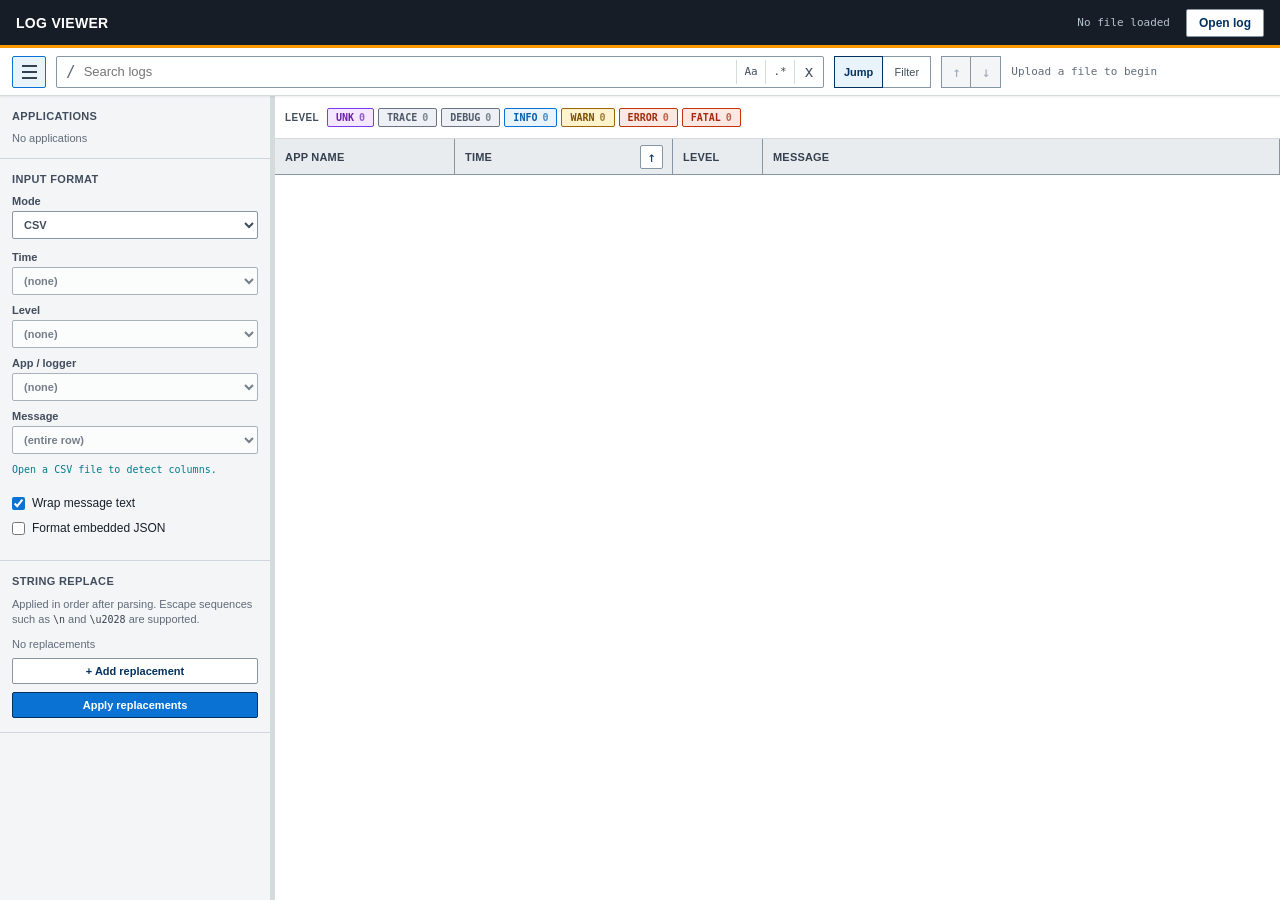
<file: index.html>
<!doctype html>
<html lang="en">
<head>
  <meta charset="UTF-8" />
  <meta name="viewport" content="width=device-width, initial-scale=1.0" />
  <title>Logscope | Large log viewer</title>
  <link rel="stylesheet" href="styles.css" />
</head>
<body>
  <main class="shell">
    <header class="topbar">
      <a class="brand" href="#" aria-label="Logscope home">LOG VIEWER</a>
      <div class="file-status" id="fileStatus">No file loaded</div>
      <label class="upload-button" for="fileInput">Open log <input id="fileInput" type="file" accept=".csv,.log,.txt,text/csv,text/plain" /></label>
    </header>

    <section class="workbench" aria-label="Log viewer controls">
      <div class="toolbar">
        <button class="sidebar-toggle" id="sidebarToggle" type="button" aria-controls="settingsSidebar" aria-expanded="true" aria-label="Hide sidebar" title="Hide sidebar"><span></span><span></span><span></span></button>
        <div class="search-wrap">
          <span class="search-icon">/</span>
          <input id="searchInput" type="search" placeholder="Search logs" autocomplete="off" />
          <button class="toggle" id="caseToggle" type="button" title="Match case">Aa</button>
          <button class="toggle" id="regexToggle" type="button" title="Use regular expression">.*</button>
          <button class="icon-button" id="clearSearch" type="button" title="Clear search">x</button>
        </div>
        <div class="search-modes" aria-label="Search behavior">
          <button id="jumpMode" class="search-mode active" type="button">Jump</button>
          <button id="filterMode" class="search-mode" type="button">Filter</button>
        </div>
        <div class="search-navigation" aria-label="Search result navigation">
          <button id="searchUp" type="button" title="Previous match (Shift+Enter)" aria-label="Previous match, Shift plus Enter shortcut">&uarr;</button>
          <button id="searchDown" type="button" title="Next match (Enter)" aria-label="Next match, Enter shortcut">&darr;</button>
        </div>
        <div class="result-count" id="resultCount">Upload a file to begin</div>
      </div>

      <div class="workbench-body">
        <aside class="sidebar" id="settingsSidebar" aria-label="Log settings">
          <section class="sidebar-section">
            <h2 class="sidebar-heading">APPLICATIONS</h2>
            <div class="application-list" id="applicationFilters"><span class="application-placeholder">No applications</span></div>
          </section>
          <section class="sidebar-section parser-settings">
            <h2 class="sidebar-heading">INPUT FORMAT</h2>
            <label>Mode <select id="inputMode"><option value="csv">CSV</option><option value="text">Text</option></select></label>
            <fieldset class="parser-fields csv-fields" id="csvFields">
              <label>Time <select id="csvTimeColumn"></select></label>
              <label>Level <select id="csvLevelColumn"></select></label>
              <label>App / logger <select id="csvAppColumn"></select></label>
              <label>Message <select id="csvMessageColumn"></select></label>
              <span class="csv-status" id="csvStatus" aria-live="polite">Open a CSV file to detect columns.</span>
            </fieldset>
            <div class="text-parser-panel" id="textParserPanel" hidden>
              <div class="parser-heading"><h2 class="sidebar-heading">TEXT PARSER</h2><a href="parser-help.html" target="_blank" rel="noopener">Help</a></div>
              <p>Time, level, and app use the first capture group. Message shows the complete split record.</p>
              <label>Preset <select id="parserPreset"></select></label>
              <span class="parser-detection" id="parserDetection" aria-live="polite"></span>
              <fieldset class="parser-fields" id="parserFields">
                <label>Split records <input id="splitPattern" value="\r?\n" spellcheck="false" /></label>
                <label>Time <input id="timePattern" value="^(\d{4}-\d{2}-\d{2}[ T]\d{2}:\d{2}:\d{2}(?:[.,]\d+)?)" spellcheck="false" /></label>
                <label>Level <input id="levelPattern" value="\b(TRACE|DEBUG|INFO|WARN|ERROR|FATAL)\b" spellcheck="false" /></label>
                <label>App / logger <input id="appPattern" value="---\s+\[[^\]]+\]\s+([^\s:]+)\s*:" spellcheck="false" /></label>
                <span class="pattern-error" id="patternError" role="alert"></span>
                <button id="reparseButton" type="button">Apply parser</button>
                <label class="config-label" for="parserConfig">Pasteable parser config</label>
                <textarea id="parserConfig" class="parser-config" rows="5" spellcheck="false"></textarea>
                <div class="config-actions"><button id="importParserConfig" type="button">Import &amp; apply</button><button id="copyParserConfig" type="button">Copy current</button></div>
              </fieldset>
            </div>
            <label class="wrap-setting"><input id="wrapToggle" type="checkbox" checked /> Wrap message text</label>
            <label class="wrap-setting"><input id="formatJsonToggle" type="checkbox" /> Format embedded JSON</label>
          </section>
          <section class="sidebar-section replacement-settings">
            <h2 class="sidebar-heading">STRING REPLACE</h2>
            <p>Applied in order after parsing. Escape sequences such as <code>\n</code> and <code>\u2028</code> are supported.</p>
            <div class="replacement-list" id="replacementRules"></div>
            <button class="add-replacement" id="addReplacement" type="button">+ Add replacement</button>
            <button class="apply-replacements" id="applyReplacements" type="button">Apply replacements</button>
          </section>
        </aside>
        <div class="sidebar-resize" id="sidebarResize" role="separator" aria-label="Resize sidebar" aria-orientation="vertical" tabindex="0"></div>

        <div class="log-pane">
          <div class="filters">
            <div class="filter-group"><span class="filter-label">LEVEL</span><div id="levelFilters" class="chips"></div></div>
          </div>
          <div class="log-table" id="logViewport" tabindex="0" aria-label="Parsed log records">
            <div class="table-head"><span class="column-heading">APP NAME<i class="resize-handle" data-resize="app" aria-hidden="true"></i></span><span class="column-heading time-heading">TIME<button id="timeSortToggle" class="sort-arrow active" type="button" title="Sorted ascending" aria-label="Sorted ascending">&uarr;</button><i class="resize-handle" data-resize="time" aria-hidden="true"></i></span><span class="column-heading">LEVEL<i class="resize-handle" data-resize="level" aria-hidden="true"></i></span><span class="column-heading">MESSAGE<i class="resize-handle" data-resize="message" aria-hidden="true"></i></span></div>
            <div class="empty-state" id="emptyState" hidden></div>
            <div class="virtual-space" id="virtualSpace" hidden><div class="virtual-rows" id="virtualRows"></div></div>
          </div>
        </div>
      </div>
    </section>
  </main>
  <template id="rowTemplate"><div class="log-row"><span class="app-cell"></span><time class="time-cell"></time><span class="level-cell"></span><span class="message-cell"></span></div></template>
  <script src="papaparse.js"></script>
  <script src="parser.js"></script>
  <script src="app.js"></script>
</body>
</html>
</file>
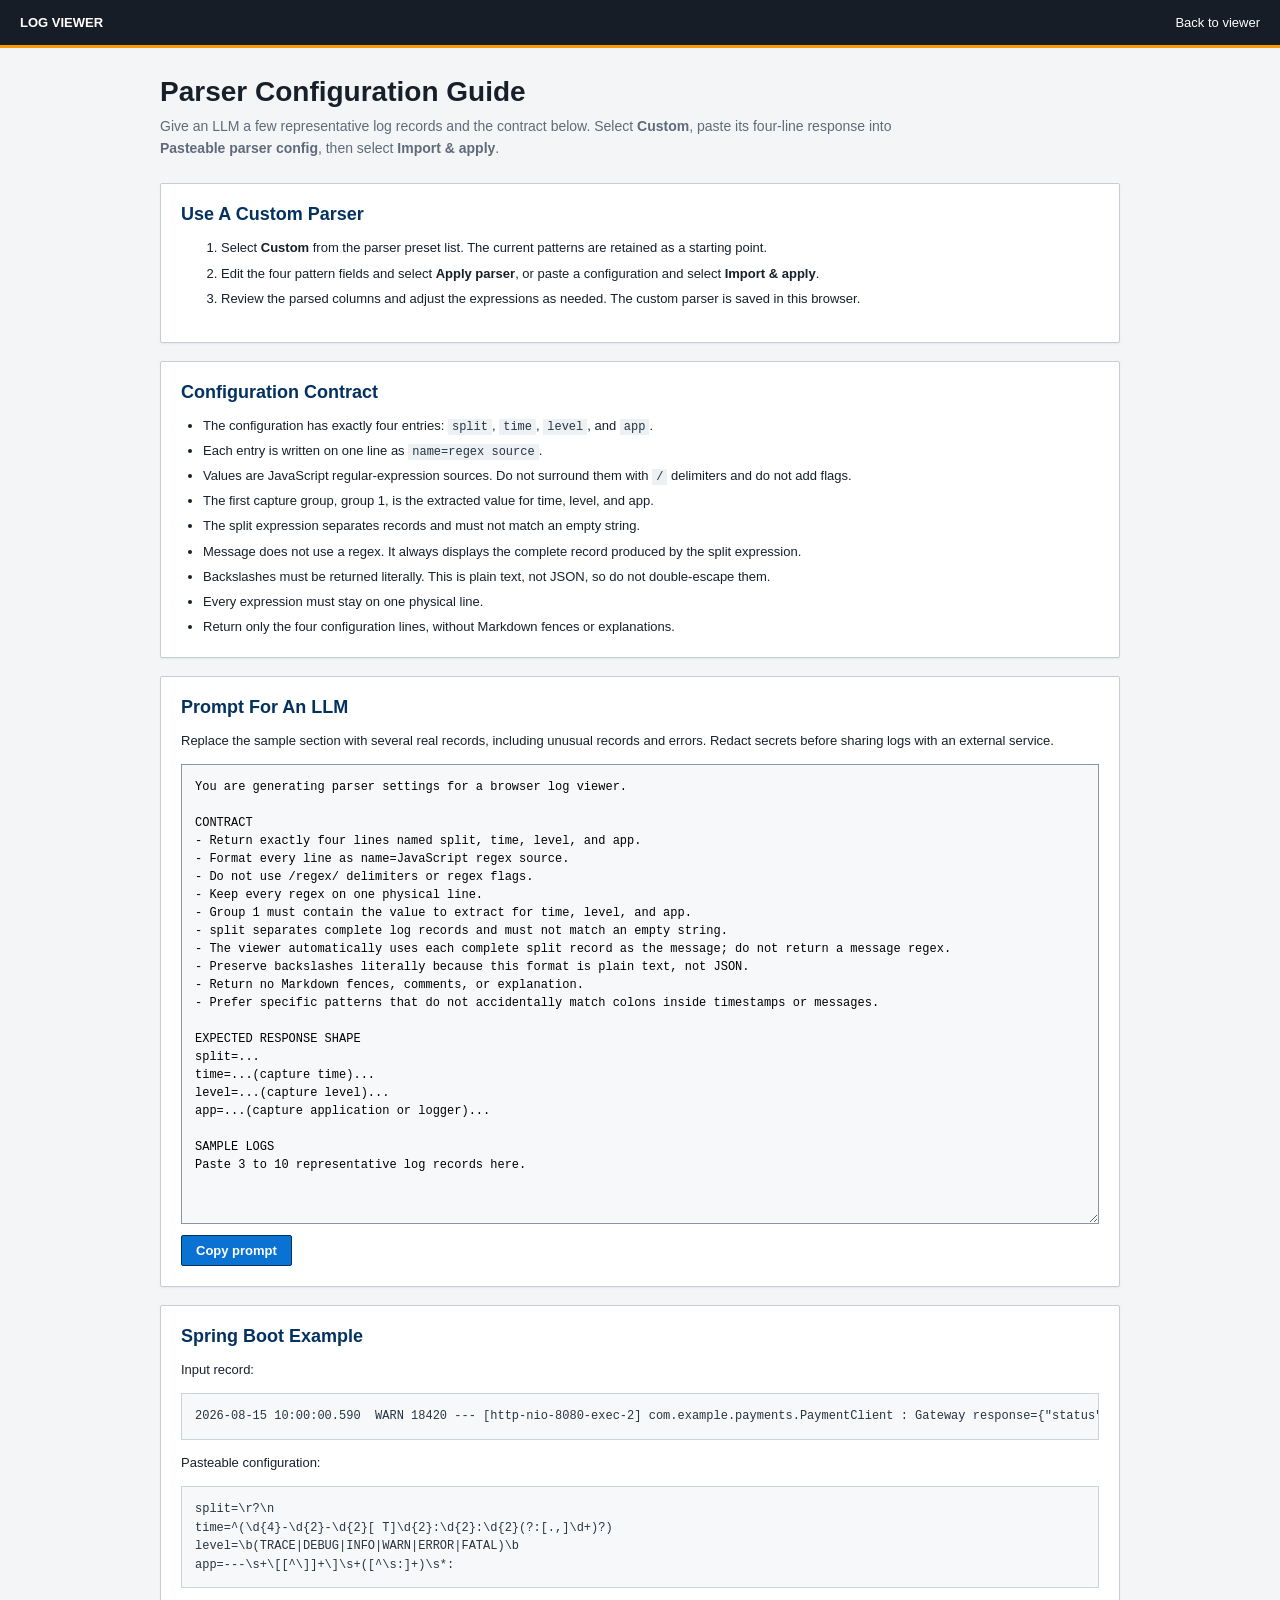
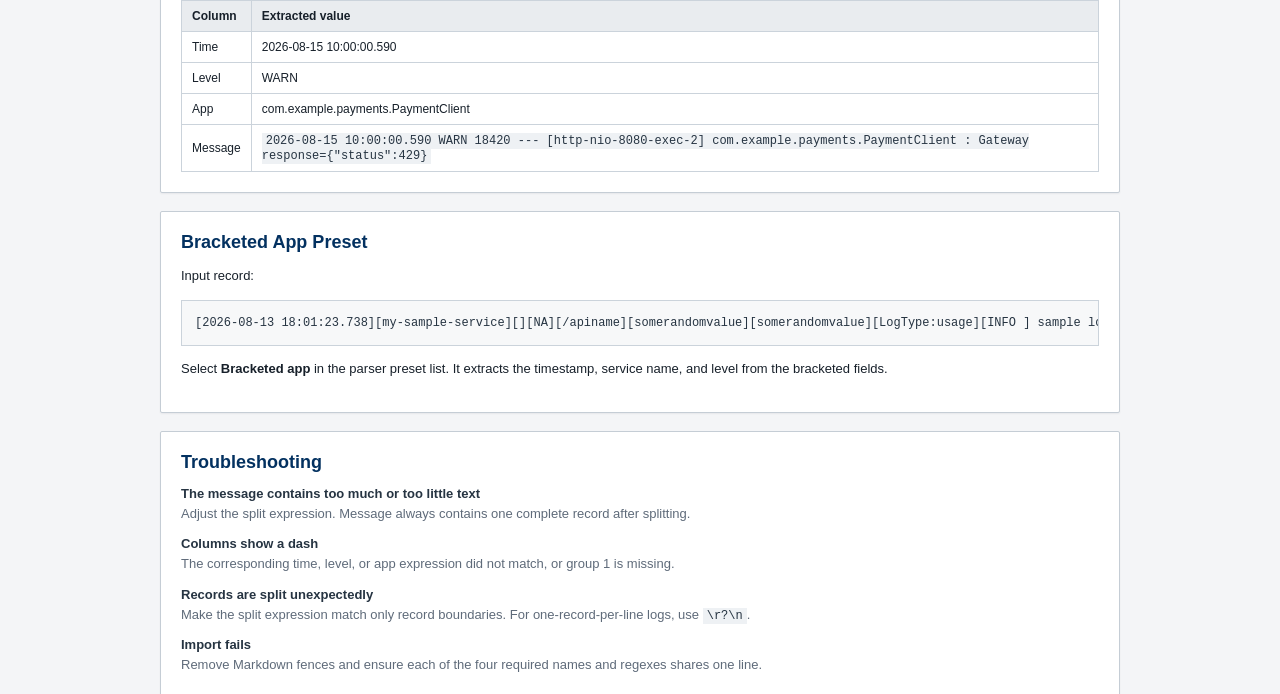
<file: parser-help.html>
<!doctype html>
<html lang="en">
<head>
  <meta charset="UTF-8" />
  <meta name="viewport" content="width=device-width, initial-scale=1.0" />
  <title>Log Viewer Parser Help</title>
  <link rel="stylesheet" href="styles.css" />
</head>
<body class="help-body">
  <header class="help-topbar"><strong>LOG VIEWER</strong><a href="index.html">Back to viewer</a></header>
  <main class="help-page">
    <h1>Parser Configuration Guide</h1>
    <p class="help-lead">Give an LLM a few representative log records and the contract below. Select <strong>Custom</strong>, paste its four-line response into <strong>Pasteable parser config</strong>, then select <strong>Import &amp; apply</strong>.</p>

    <section class="help-card">
      <h2>Use A Custom Parser</h2>
      <ol>
        <li>Select <strong>Custom</strong> from the parser preset list. The current patterns are retained as a starting point.</li>
        <li>Edit the four pattern fields and select <strong>Apply parser</strong>, or paste a configuration and select <strong>Import &amp; apply</strong>.</li>
        <li>Review the parsed columns and adjust the expressions as needed. The custom parser is saved in this browser.</li>
      </ol>
    </section>

    <section class="help-card">
      <h2>Configuration Contract</h2>
      <ul>
        <li>The configuration has exactly four entries: <code>split</code>, <code>time</code>, <code>level</code>, and <code>app</code>.</li>
        <li>Each entry is written on one line as <code>name=regex source</code>.</li>
        <li>Values are JavaScript regular-expression sources. Do not surround them with <code>/</code> delimiters and do not add flags.</li>
        <li>The first capture group, group 1, is the extracted value for time, level, and app.</li>
        <li>The split expression separates records and must not match an empty string.</li>
        <li>Message does not use a regex. It always displays the complete record produced by the split expression.</li>
        <li>Backslashes must be returned literally. This is plain text, not JSON, so do not double-escape them.</li>
        <li>Every expression must stay on one physical line.</li>
        <li>Return only the four configuration lines, without Markdown fences or explanations.</li>
      </ul>
    </section>

    <section class="help-card">
      <h2>Prompt For An LLM</h2>
      <p>Replace the sample section with several real records, including unusual records and errors. Redact secrets before sharing logs with an external service.</p>
      <textarea class="prompt-template" id="llmPrompt" rows="24" readonly>You are generating parser settings for a browser log viewer.

CONTRACT
- Return exactly four lines named split, time, level, and app.
- Format every line as name=JavaScript regex source.
- Do not use /regex/ delimiters or regex flags.
- Keep every regex on one physical line.
- Group 1 must contain the value to extract for time, level, and app.
- split separates complete log records and must not match an empty string.
- The viewer automatically uses each complete split record as the message; do not return a message regex.
- Preserve backslashes literally because this format is plain text, not JSON.
- Return no Markdown fences, comments, or explanation.
- Prefer specific patterns that do not accidentally match colons inside timestamps or messages.

EXPECTED RESPONSE SHAPE
split=...
time=...(capture time)...
level=...(capture level)...
app=...(capture application or logger)...

SAMPLE LOGS
Paste 3 to 10 representative log records here.</textarea>
      <button class="help-copy" id="copyPrompt" type="button">Copy prompt</button>
    </section>

    <section class="help-card">
      <h2>Spring Boot Example</h2>
      <p>Input record:</p>
      <pre>2026-08-15 10:00:00.590  WARN 18420 --- [http-nio-8080-exec-2] com.example.payments.PaymentClient : Gateway response={"status":429}</pre>
      <p>Pasteable configuration:</p>
      <pre>split=\r?\n
time=^(\d{4}-\d{2}-\d{2}[ T]\d{2}:\d{2}:\d{2}(?:[.,]\d+)?)
level=\b(TRACE|DEBUG|INFO|WARN|ERROR|FATAL)\b
app=---\s+\[[^\]]+\]\s+([^\s:]+)\s*:</pre>
      <table class="help-table">
        <thead><tr><th>Column</th><th>Extracted value</th></tr></thead>
        <tbody><tr><td>Time</td><td>2026-08-15 10:00:00.590</td></tr><tr><td>Level</td><td>WARN</td></tr><tr><td>App</td><td>com.example.payments.PaymentClient</td></tr><tr><td>Message</td><td><code>2026-08-15 10:00:00.590  WARN 18420 --- [http-nio-8080-exec-2] com.example.payments.PaymentClient : Gateway response={"status":429}</code></td></tr></tbody>
      </table>
    </section>

    <section class="help-card">
      <h2>Bracketed App Preset</h2>
      <p>Input record:</p>
      <pre>[2026-08-13 18:01:23.738][my-sample-service][][NA][/apiname][somerandomvalue][somerandomvalue][LogType:usage][INFO ] sample log message</pre>
      <p>Select <strong>Bracketed app</strong> in the parser preset list. It extracts the timestamp, service name, and level from the bracketed fields.</p>
    </section>

    <section class="help-card">
      <h2>Troubleshooting</h2>
      <dl><dt>The message contains too much or too little text</dt><dd>Adjust the split expression. Message always contains one complete record after splitting.</dd><dt>Columns show a dash</dt><dd>The corresponding time, level, or app expression did not match, or group 1 is missing.</dd><dt>Records are split unexpectedly</dt><dd>Make the split expression match only record boundaries. For one-record-per-line logs, use <code>\r?\n</code>.</dd><dt>Import fails</dt><dd>Remove Markdown fences and ensure each of the four required names and regexes shares one line.</dd></dl>
    </section>
  </main>
  <script>
    document.getElementById("copyPrompt").addEventListener("click", async (event) => {
      const prompt = document.getElementById("llmPrompt");
      try { await navigator.clipboard.writeText(prompt.value); event.currentTarget.textContent = "Copied"; }
      catch { prompt.select(); document.execCommand("copy"); event.currentTarget.textContent = "Copied"; }
    });
  </script>
</body>
</html>
</file>
<file: styles.css>
:root {
  --nav: #161d26;
  --text: #17202a;
  --muted: #5f6b7a;
  --border: #aab7c4;
  --border-soft: #d5dbdb;
  --surface: #fff;
  --surface-alt: #f4f5f7;
  --blue: #0972d3;
  --blue-dark: #033160;
  --teal: #007d8a;
  --orange: #ff9900;
  --danger: #d13212;
}

* { box-sizing: border-box; }
html, body { height: 100%; }
body { margin: 0; min-width: 320px; overflow: hidden; background: var(--surface); color: var(--text); font-family: -apple-system, BlinkMacSystemFont, "Segoe UI", Roboto, Helvetica, Arial, sans-serif; font-size: 13px; }
button, input, select { color: inherit; font: inherit; }
button { cursor: pointer; }
.shell { width: 100%; height: 100%; }

.topbar { height: 48px; display: flex; align-items: center; gap: 16px; padding: 0 16px; border-bottom: 3px solid var(--orange); background: var(--nav); color: #fff; }
.brand { color: #fff; font-size: 14px; font-weight: 700; letter-spacing: .3px; text-decoration: none; }
.file-status { min-width: 0; margin-left: auto; overflow: hidden; color: #b6c2cf; font: 11px Consolas, "SFMono-Regular", Menlo, monospace; text-overflow: ellipsis; white-space: nowrap; }
.upload-button { padding: 6px 12px; border: 1px solid #8796a5; border-radius: 2px; background: #fff; color: var(--blue-dark); font-size: 12px; font-weight: 700; cursor: pointer; }
.upload-button:hover { background: #f2f8fc; }
.upload-button input { display: none; }

.workbench { height: calc(100vh - 48px); display: flex; flex-direction: column; background: var(--surface); }
.toolbar { min-height: 48px; flex: none; display: flex; align-items: center; gap: 10px; padding: 7px 12px; border-bottom: 1px solid var(--border-soft); background: #fff; box-shadow: 0 1px 2px rgba(15, 23, 42, .08); z-index: 2; }
.sidebar-toggle { width: 34px; height: 32px; flex: none; display: grid; place-content: center; gap: 4px; padding: 0; border: 1px solid var(--border); border-radius: 2px; background: #fff; }
.sidebar-toggle span { width: 15px; height: 2px; display: block; background: #354150; }
.sidebar-toggle:hover, .sidebar-toggle[aria-expanded="true"] { border-color: var(--blue); background: #e9f3fb; }
.search-wrap { width: min(850px, 60vw); height: 32px; display: flex; align-items: center; border: 1px solid #8796a5; border-radius: 2px; background: #fff; }
.search-wrap:focus-within { border-color: var(--blue); box-shadow: 0 0 0 1px var(--blue); }
.search-icon { padding-left: 9px; color: var(--muted); font: 16px Consolas, monospace; }
.search-wrap input { min-width: 80px; flex: 1; padding: 5px 8px; border: 0; outline: 0; background: transparent; font-size: 13px; }
.toggle, .icon-button { height: 24px; min-width: 29px; padding: 0 6px; border: 0; border-left: 1px solid var(--border-soft); background: #fff; color: #414d5c; font: 11px Consolas, monospace; }
.toggle:hover, .icon-button:hover { background: #eef3f7; }
.toggle.active { background: #e6f4f5; color: #00636d; font-weight: 700; }
.icon-button { font-size: 15px; }
.search-modes, .search-navigation { height: 32px; flex: none; display: flex; }
.search-mode, .search-navigation button { min-width: 48px; padding: 0 9px; border: 1px solid #8796a5; background: #fff; color: #414d5c; font-size: 11px; }
.search-mode + .search-mode, .search-navigation button + button { border-left: 0; }
.search-mode.active { border-color: var(--blue-dark); background: #e9f3fb; color: var(--blue-dark); font-weight: 700; }
.search-navigation button { min-width: 30px; padding: 0; color: var(--blue-dark); font: 14px Consolas, monospace; }
.search-navigation button:hover:not(:disabled), .search-mode:hover { background: #f1f7fb; }
.search-navigation button:disabled { color: #9ba7b4; cursor: default; background: #f4f5f7; }
.result-count { flex: 1; color: var(--muted); font: 11px Consolas, monospace; white-space: nowrap; }

.workbench-body { --sidebar-width: 270px; flex: 1; min-height: 0; display: grid; grid-template-columns: var(--sidebar-width) 5px minmax(0, 1fr); }
.workbench-body.sidebar-hidden { grid-template-columns: minmax(0, 1fr); }
.workbench-body.sidebar-hidden .sidebar, .workbench-body.sidebar-hidden .sidebar-resize { display: none; }
.sidebar { overflow-y: auto; background: var(--surface-alt); }
.sidebar-resize { position: relative; background: var(--border-soft); cursor: col-resize; touch-action: none; }
.sidebar-resize::after { content: ""; position: absolute; inset: 0 -3px; }
.sidebar-resize:hover, .sidebar-resize:focus, .sidebar-resize.resizing { outline: 0; background: var(--blue); }
.sidebar-section { padding: 14px 12px; border-bottom: 1px solid #cfd6dd; }
.sidebar-heading { display: block; margin: 0 0 10px; color: #414d5c; font-size: 11px; font-weight: 700; letter-spacing: .35px; }

.application-list { display: grid; gap: 2px; }
.application-item { min-width: 0; display: flex; align-items: center; gap: 7px; padding: 5px 4px; border: 1px solid transparent; border-radius: 2px; font: 11px Consolas, "SFMono-Regular", Menlo, monospace; }
.application-item:hover { border-color: #b8c7d5; background: #fff; }
.application-item.hidden-app { color: #7d8996; }
.application-name { min-width: 0; overflow: hidden; text-overflow: ellipsis; white-space: nowrap; }
.application-placeholder { color: var(--muted); font-size: 11px; }
.app-visibility { width: 24px; height: 21px; flex: none; position: relative; padding: 0; border: 0; background: transparent; }
.eye-icon { position: absolute; left: 4px; top: 6px; width: 15px; height: 9px; border: 1.5px solid var(--teal); border-radius: 50% / 60%; }
.eye-icon::after { content: ""; position: absolute; left: 4px; top: 2px; width: 4px; height: 4px; border-radius: 50%; background: var(--teal); }
.app-visibility.app-hidden .eye-icon { opacity: .45; }
.app-visibility.app-hidden .eye-icon::before { content: ""; position: absolute; left: -2px; top: 3px; width: 18px; height: 1px; background: var(--danger); transform: rotate(-35deg); }

.replacement-settings p { margin: 0 0 10px; color: var(--muted); font-size: 11px; line-height: 1.4; }
.replacement-settings code { color: #354150; font: 10px Consolas, "SFMono-Regular", Menlo, monospace; }
.replacement-list { display: grid; gap: 6px; }
.replacement-rule { display: grid; grid-template-columns: minmax(0, 1fr) minmax(0, 1fr) 25px; gap: 4px; }
.replacement-rule input { width: 100%; min-width: 0; padding: 6px; border: 1px solid #8796a5; border-radius: 2px; outline: 0; background: #fff; font: 10px Consolas, "SFMono-Regular", Menlo, monospace; }
.replacement-rule input:focus { border-color: var(--blue); box-shadow: 0 0 0 1px var(--blue); }
.remove-replacement { padding: 0; border: 1px solid #8796a5; border-radius: 2px; background: #fff; color: var(--danger); font: 12px Consolas, monospace; }
.remove-replacement:hover { border-color: var(--danger); background: #fce8e3; }
.replacement-placeholder { color: var(--muted); font-size: 11px; }
.replacement-settings .add-replacement, .replacement-settings .apply-replacements { width: 100%; margin-top: 8px; padding: 6px 8px; border: 1px solid #8796a5; border-radius: 2px; background: #fff; color: var(--blue-dark); font-size: 11px; font-weight: 700; }
.replacement-settings .add-replacement:hover { border-color: var(--blue); background: #e9f3fb; }
.replacement-settings .apply-replacements { border-color: var(--blue-dark); background: var(--blue); color: #fff; }
.replacement-settings .apply-replacements:hover { background: #075fae; }

.parser-settings p { margin: 0 0 11px; color: var(--muted); font-size: 11px; }
.parser-heading { display: flex; align-items: baseline; justify-content: space-between; }
.parser-heading a { color: var(--blue); font-size: 11px; font-weight: 600; text-decoration: none; }
.parser-heading a:hover { text-decoration: underline; }
.parser-settings > label:not(.wrap-setting), .text-parser-panel > label, .parser-fields > label:not(.config-label) { display: grid; gap: 4px; margin-bottom: 9px; color: #414d5c; font-size: 11px; font-weight: 600; }
.parser-settings select { width: 100%; padding: 6px 7px; border: 1px solid #8796a5; border-radius: 2px; outline: 0; background: #fff; font-size: 11px; }
.parser-settings select:focus { border-color: var(--blue); box-shadow: 0 0 0 1px var(--blue); }
.parser-settings input:not([type="checkbox"]) { width: 100%; min-width: 0; padding: 6px 7px; border: 1px solid #8796a5; border-radius: 2px; outline: 0; background: #fff; font: 10px Consolas, "SFMono-Regular", Menlo, monospace; }
.parser-settings input:not([type="checkbox"]):focus { border-color: var(--blue); box-shadow: 0 0 0 1px var(--blue); }
.parser-detection { display: block; min-height: 16px; margin: -2px 0 7px; color: var(--teal); font: 10px Consolas, "SFMono-Regular", Menlo, monospace; }
.parser-fields { min-width: 0; margin: 0; padding: 0; border: 0; }
.parser-fields:disabled { opacity: .48; }
.parser-fields:disabled input, .parser-fields:disabled textarea, .parser-fields:disabled button { cursor: not-allowed; background: #e4e7eb; }
.csv-fields { margin-top: 12px; }
.csv-status { display: block; margin: 2px 0 8px; color: var(--teal); font: 10px/1.4 Consolas, "SFMono-Regular", Menlo, monospace; }
.csv-status.warning { color: #8d6605; }
.csv-status.error { color: var(--danger); }
.text-parser-panel { margin-top: 13px; padding-top: 13px; border-top: 1px solid #cfd6dd; }
.text-parser-panel[hidden], .csv-fields[hidden] { display: none; }
.wrap-setting { display: flex; align-items: center; gap: 7px; margin: 11px 0; color: var(--text); font-size: 12px; }
.wrap-setting input { margin: 0; accent-color: var(--blue); }
.pattern-error { display: block; margin-bottom: 8px; color: var(--danger); font: 10px Consolas, monospace; line-height: 1.4; }
.parser-fields > button { width: 100%; padding: 7px 10px; border: 1px solid var(--blue-dark); border-radius: 2px; background: var(--blue); color: #fff; font-size: 12px; font-weight: 700; }
.parser-fields > button:hover:not(:disabled) { background: #075fae; }
.config-label { display: block; margin-top: 14px; margin-bottom: 4px; color: #414d5c; font-size: 11px; font-weight: 600; }
.parser-config { width: 100%; resize: vertical; padding: 7px; border: 1px solid #8796a5; border-radius: 2px; background: #fff; font: 10px Consolas, "SFMono-Regular", Menlo, monospace; line-height: 1.45; }
.parser-config:focus { border-color: var(--blue); outline: 0; box-shadow: 0 0 0 1px var(--blue); }
.config-actions { display: grid; grid-template-columns: 1fr 1fr; gap: 6px; margin-top: 6px; }
.config-actions button { padding: 6px 4px; border: 1px solid #8796a5; border-radius: 2px; background: #fff; color: var(--blue-dark); font-size: 10px; font-weight: 700; }
.config-actions button:hover { border-color: var(--blue); background: #e9f3fb; }

.log-pane { min-width: 0; min-height: 0; display: flex; flex-direction: column; }
.filters { min-height: 43px; flex: none; display: flex; align-items: center; padding: 6px 10px; border-bottom: 1px solid var(--border-soft); background: #fff; }
.filter-group { display: flex; align-items: center; gap: 8px; }
.filter-label { margin: 0; color: #414d5c; font-size: 10px; font-weight: 700; letter-spacing: .35px; }
.chips { display: flex; gap: 4px; }
.chip { display: inline-flex; align-items: center; gap: 5px; padding: 3px 8px; border: 1px solid #8796a5; border-radius: 2px; background: #fff; color: #414d5c; font: 10px Consolas, monospace; }
.chip-count { opacity: .7; font-variant-numeric: tabular-nums; }
.chip:hover { border-color: var(--blue); background: #f1f7fb; }
.chip.active { border-color: var(--blue-dark); background: #e9f3fb; color: var(--blue-dark); font-weight: 700; }
.chip[data-level="WARN"].active { border-color: #8d6605; background: #fff3cd; color: #6f4f00; }
.chip[data-level="ERROR"].active, .chip[data-level="FATAL"].active { border-color: #a52a15; background: #fce8e3; color: #8b1f0e; }
.chip[data-level="TRACE"], .chip[data-level="DEBUG"] { border-color: #9aa3b2; color: #697386; }
.chip[data-level="UNK"] { border-color: #9b7fc4; color: #75509d; }
.chip[data-level="INFO"] { border-color: #6ca9dd; color: #0972d3; }
.chip[data-level="WARN"] { border-color: #c6922f; color: #9b6500; }
.chip[data-level="ERROR"], .chip[data-level="FATAL"] { border-color: #dc8068; color: #c4320a; }
.chip[data-level="TRACE"].active, .chip[data-level="DEBUG"].active { border-color: #697386; background: #edf0f4; color: #4f5969; }
.chip[data-level="UNK"].active { border-color: #7c3aed; background: #f3e8ff; color: #6b21a8; }
.chip[data-level="INFO"].active { border-color: #0972d3; background: #e9f3fb; color: #075fae; }
.chip[data-level="WARN"].active { border-color: #9b6500; background: #fff3cd; color: #7a5000; }
.chip[data-level="ERROR"].active, .chip[data-level="FATAL"].active { border-color: #c4320a; background: #fce8e3; color: #a82a0a; }
.log-table { --app-width: 180px; --time-width: 218px; --level-width: 90px; --message-width: 300px; flex: 1; min-height: 0; overflow: auto; position: relative; background: #fff; }
.table-head, .log-row { min-width: 680px; display: grid; grid-template-columns: var(--app-width) var(--time-width) var(--level-width) minmax(var(--message-width), 1fr); align-items: center; }
.table-head { height: 36px; position: sticky; top: 0; z-index: 3; border-bottom: 1px solid #8796a5; background: #e9ecef; color: #354150; font-size: 11px; font-weight: 700; letter-spacing: .2px; }
.column-heading { height: 36px; position: relative; display: flex; align-items: center; padding: 0 10px; }
.time-heading { justify-content: space-between; }
.sort-arrow { width: 23px; height: 24px; margin-left: 8px; padding: 0; border: 1px solid #8796a5; border-radius: 2px; background: #fff; color: var(--blue-dark); font: 14px Consolas, monospace; line-height: 20px; }
.sort-arrow:hover { border-color: var(--blue); background: #e9f3fb; }
.resize-handle { position: absolute; top: 0; right: -4px; z-index: 5; width: 8px; height: 100%; cursor: col-resize; }
.resize-handle::after { content: ""; position: absolute; top: 0; bottom: 0; left: 3px; width: 1px; background: #8796a5; }
.resize-handle:hover::after, .resize-handle:active::after { width: 2px; background: var(--blue); }

.virtual-space, .virtual-rows, .log-cluster { position: relative; }
.log-cluster { overflow: hidden; }
.log-row { min-height: 42px; border-bottom: 1px solid #e7ebef; font: 12px Consolas, "SFMono-Regular", Menlo, monospace; }
.log-row.alternate-row { background: #fbfcfd; }
.log-row.current-match { background: #dceefb; box-shadow: inset 3px 0 0 var(--blue); }
.log-row > * { overflow: hidden; padding: 0 10px; text-overflow: ellipsis; white-space: nowrap; }
.app-cell, .time-cell { align-self: start; padding-top: 13px; }
.app-cell { color: #006d77; }
.time-cell { color: #4d5968; }
.level-cell { align-self: start; justify-self: start; margin-top: 10px; margin-left: 10px; padding: 3px 8px; border: 1px solid; border-radius: 2px; font-size: 10px; font-weight: 700; line-height: normal; }
.level-info { border-color: #0972d3; background: #e9f3fb; color: #075fae; }
.level-debug, .level-trace { border-color: #697386; background: #edf0f4; color: #4f5969; }
.level-unk { border-color: #7c3aed; background: #f3e8ff; color: #6b21a8; }
.level-warn { border-color: #9b6500; background: #fff3cd; color: #7a5000; }
.level-error, .level-fatal { border-color: #c4320a; background: #fce8e3; color: #a82a0a; }
.message-cell { color: #1f2933; }
mark { padding: 1px 0; background: #fff2b2; color: inherit; }
.log-table.wrap-enabled { overflow-x: hidden; }
.log-table.wrap-enabled .table-head, .log-table.wrap-enabled .log-row { width: 100%; min-width: 0; grid-template-columns: var(--app-width) var(--time-width) var(--level-width) minmax(0, 1fr); }
.log-table.wrap-enabled .message-cell { align-self: stretch; padding-top: 8px; padding-bottom: 8px; overflow-wrap: anywhere; word-break: break-all; white-space: pre-wrap; line-height: 16px; }
.message-content { display: block; }
.empty-state { display: grid; min-height: 280px; place-content: center; color: var(--muted); text-align: center; }
.empty-state[hidden] { display: none; }

.help-body { min-height: 100%; overflow: auto; background: #f4f5f7; }
.help-topbar { height: 48px; display: flex; align-items: center; justify-content: space-between; padding: 0 20px; border-bottom: 3px solid var(--orange); background: var(--nav); color: #fff; }
.help-topbar a { color: #fff; text-decoration: none; }
.help-topbar a:hover { text-decoration: underline; }
.help-page { width: min(960px, calc(100% - 32px)); margin: 28px auto 60px; }
.help-page h1 { margin: 0 0 8px; color: #17202a; font-size: 28px; }
.help-lead { max-width: 780px; margin: 0 0 24px; color: var(--muted); font-size: 14px; line-height: 1.55; }
.help-card { margin-bottom: 18px; padding: 20px; border: 1px solid #c5cdd5; border-radius: 2px; background: #fff; box-shadow: 0 1px 2px rgba(15, 23, 42, .06); }
.help-card h2 { margin: 0 0 13px; color: var(--blue-dark); font-size: 18px; }
.help-card p, .help-card li, .help-card dd { line-height: 1.55; }
.help-card ul { margin: 0; padding-left: 22px; }
.help-card li + li { margin-top: 5px; }
.help-card code { padding: 1px 4px; background: #eef1f4; color: #263442; font: 12px Consolas, monospace; }
.help-card pre { overflow-x: auto; padding: 13px; border: 1px solid #cbd3db; background: #f7f8f9; color: #263442; font: 12px/1.55 Consolas, "SFMono-Regular", Menlo, monospace; white-space: pre; }
.prompt-template { width: 100%; resize: vertical; padding: 13px; border: 1px solid #8796a5; background: #f7f8f9; font: 12px/1.5 Consolas, "SFMono-Regular", Menlo, monospace; }
.help-copy { margin-top: 8px; padding: 7px 14px; border: 1px solid var(--blue-dark); border-radius: 2px; background: var(--blue); color: #fff; font-weight: 700; }
.help-table { width: 100%; border-collapse: collapse; font-size: 12px; }
.help-table th, .help-table td { padding: 8px 10px; border: 1px solid #cbd3db; text-align: left; }
.help-table th { background: #e9ecef; }
.help-card dl { margin: 0; }
.help-card dt { margin-top: 12px; color: #263442; font-weight: 700; }
.help-card dt:first-child { margin-top: 0; }
.help-card dd { margin: 3px 0 0; color: var(--muted); }

@media (max-width: 760px) {
  body { overflow: auto; }
  .topbar { height: 44px; padding: 0 10px; }
  .file-status { display: none; }
  .workbench { height: auto; }
  .toolbar { flex-wrap: wrap; }
  .search-wrap { width: calc(100% - 44px); }
  .search-modes { margin-left: 44px; }
  .result-count { width: 100%; flex-basis: 100%; }
  .workbench-body { grid-template-columns: 1fr; }
  .sidebar { max-height: 270px; border-bottom: 1px solid var(--border-soft); }
  .sidebar-resize { display: none; }
  .log-pane { height: 65vh; }
  .filters { overflow-x: auto; }
  .log-table { --app-width: 130px; --time-width: 190px; --level-width: 80px; --message-width: 260px; }
}
</file>
